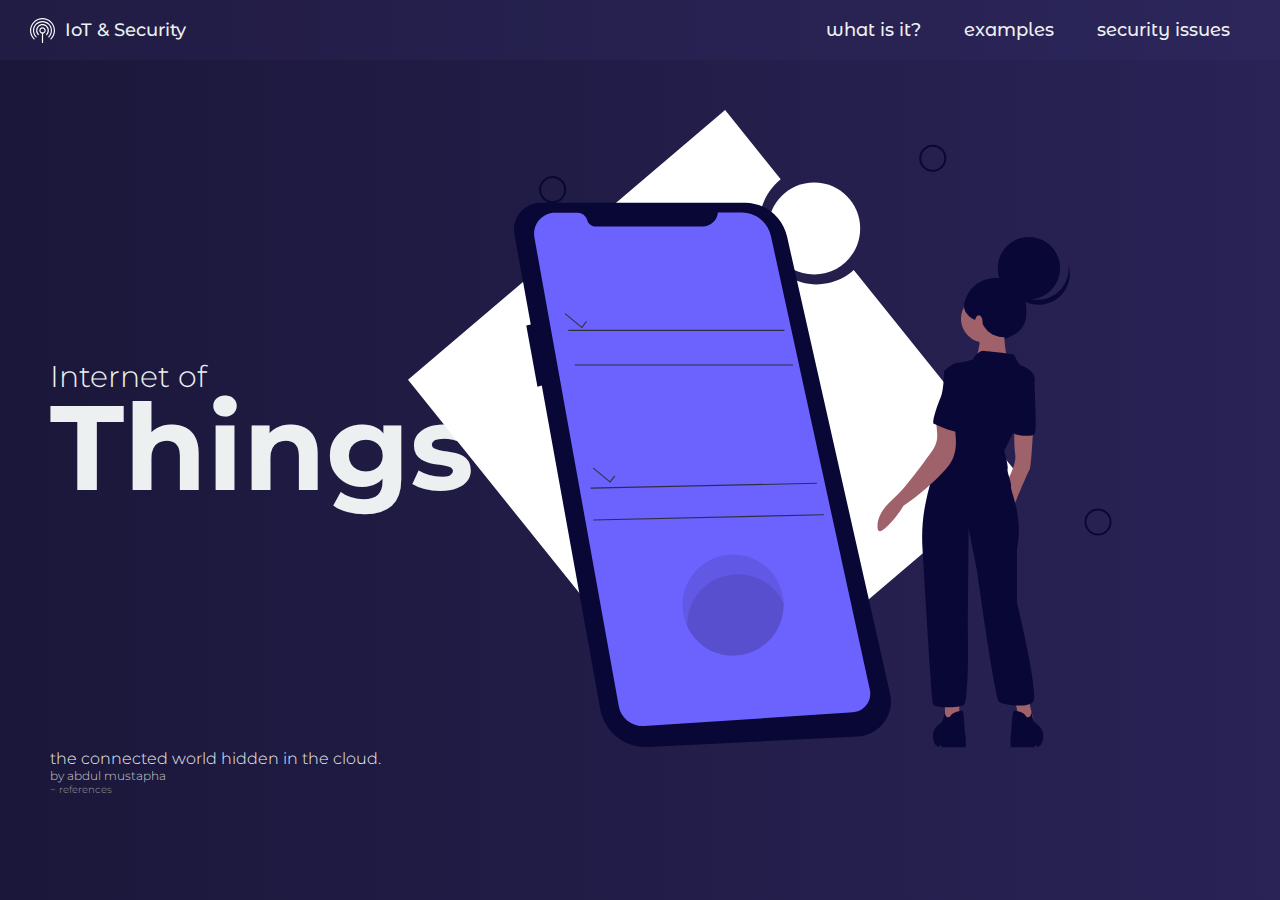
<file: index.html>
<!DOCTYPE html>
<html lang="en">
<head>
    <meta charset="UTF-8">
    <meta name="viewport" content="width=device-width, initial-scale=1.0">
    <meta content="width=device-width, initial-scale=1" name="viewport" />
    <meta http-equiv="X-UA-Compatible" content="ie=edge">
    <link rel="stylesheet" href="style.css">
    <link href="https://fonts.googleapis.com/css?family=Montserrat+Alternates|Montserrat:300,400,500,700,800&display=swap" rel="stylesheet">
    <title>IoT & Security</title>
</head>
<body>
    
    <header>
        <img class="icon" src="images/icon.svg" alt="icon">
        <a class="logo" href="index.html">IoT & Security</a>
        <nav>
            <ul class="nav_links">
                <li><a href="what-is-it.html">what is it?</a></li>
                <li><a href="examples.html">examples</a></li>
                <li><a href="security.html">security issues</a></li>
            </ul>
        </nav>
    </header>
    <section>
        <div>
            <h1 class="heading-primary">
                <span class="heading-primary-small">Internet of</span>
                <span class="heading-primary-big">Things</span>
            </h1>
        </div>
        <div>
            <img class="home-splash" src="images/home_splash.svg" alt="mobile">
        </div>
    </section>
    <footer>
        <h4>the connected world hidden in the cloud.</h4>
        <h5>by abdul mustapha</h5>
        <a href="references.html"><h6>~ references</h6></a>
    </footer>


</body>
</html>
</file>
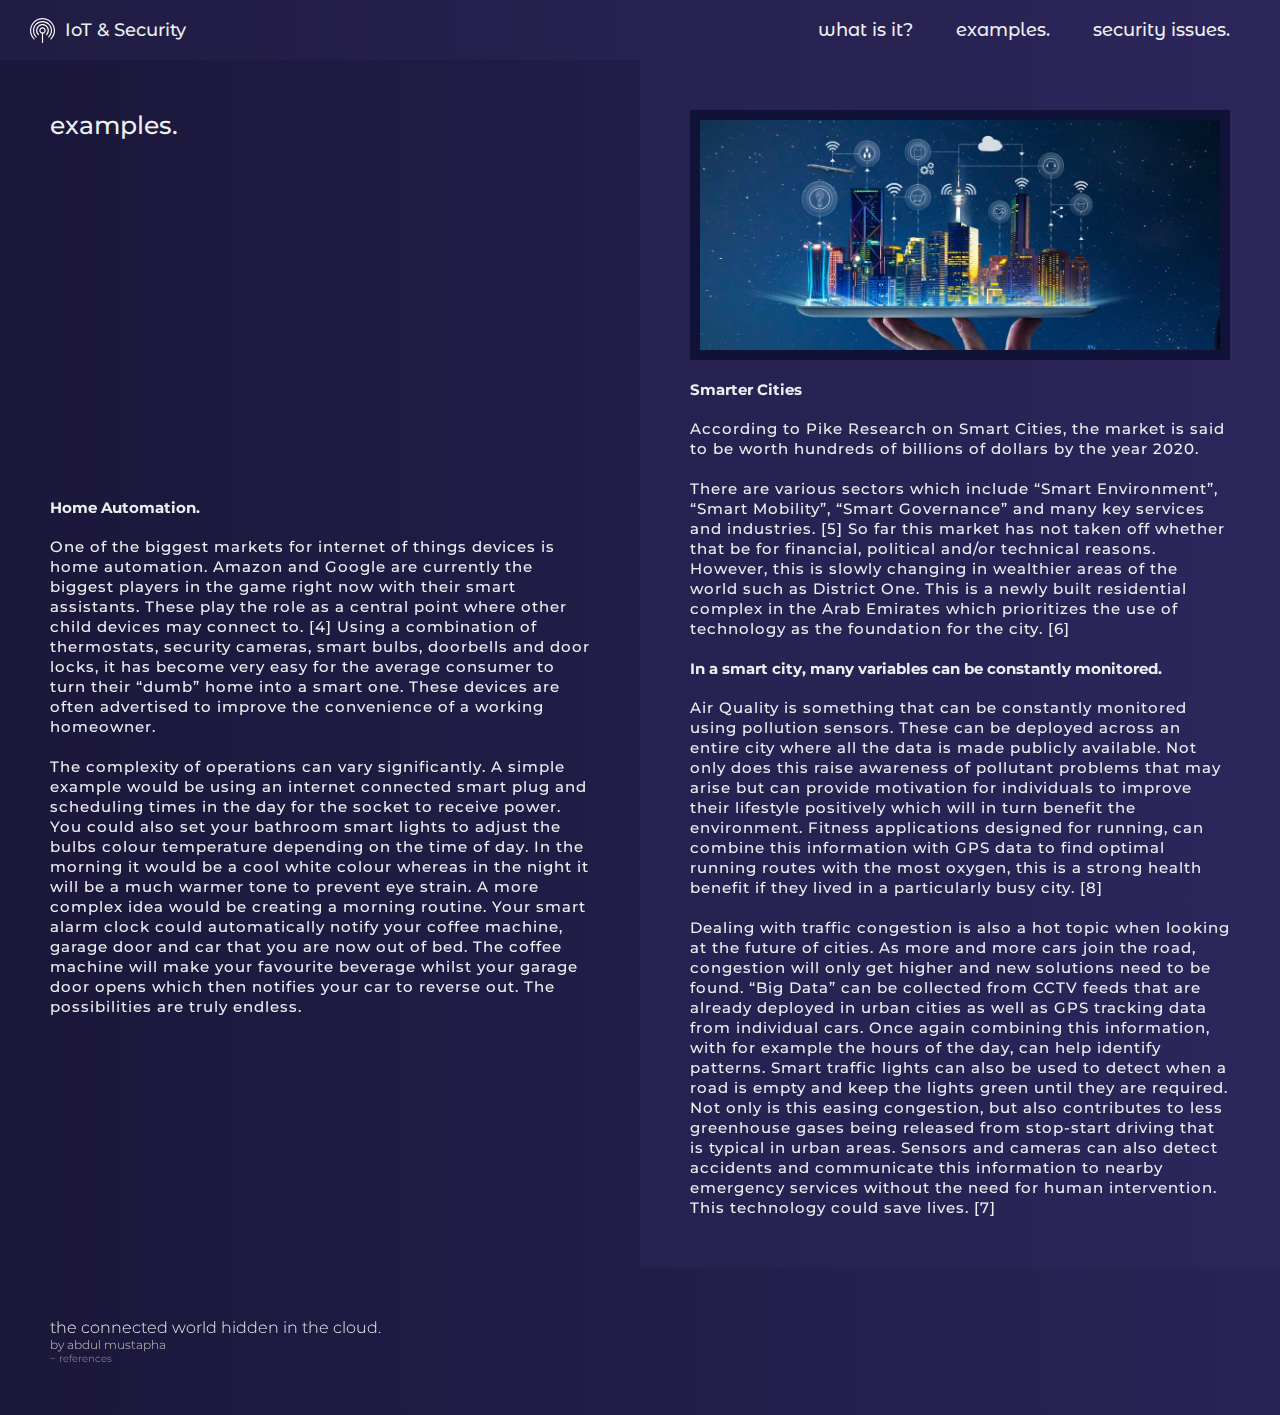
<file: examples.html>
<!DOCTYPE html>
<html lang="en">
<head>
    <meta charset="UTF-8">
    <meta name="viewport" content="width=device-width, initial-scale=1.0">
    <meta content="width=device-width, initial-scale=1" name="viewport" />
    <meta http-equiv="X-UA-Compatible" content="ie=edge">
    <link rel="stylesheet" href="content-style.css">
    <link href="https://fonts.googleapis.com/css?family=Montserrat+Alternates|Montserrat:300,400,500,700,800&display=swap" rel="stylesheet">
    <title>IoT & Security</title>
</head>
<body>
    
    <header>
        <img class="icon" src="images/icon.svg" alt="icon">
        <a class="logo" href="index.html">IoT & Security</a>
        <nav>
            <ul class="nav_links">
                <li><a href="what-is-it.html">what is it?</a></li>
                <li><a href="examples.html">examples.</a></li>
                <li><a href="security.html">security issues.</a></li>
            </ul>
        </nav>
    </header>
    <section>
        <div class="grid-1">
            <h1 class="heading-primary">examples.</h1>
            
            <div class="video-container">
                <iframe width="100%" height="315" src="https://www.youtube.com/embed/dbu4Hnj-c34" frameborder="0" allow="accelerometer; autoplay; encrypted-media; gyroscope; picture-in-picture" allowfullscreen></iframe>
            </div>
            <!-- <div class="kevin-ashton">
                <img src="images/kevin-ashton.jpg" alt="">
            </div> -->
            <h2>Home Automation.</h2>
            <p class="grid-p-text">One of the biggest markets for internet of things devices is home automation. Amazon and Google are currently the biggest players in the game right now with their smart assistants. These play the role as a central point where other child devices may connect to. [4] Using a combination of thermostats, security cameras, smart bulbs, doorbells and door locks, it has become very easy for the average consumer to turn their “dumb” home into a smart one. These devices are often advertised to improve the convenience of a working homeowner.</p>
            <p class="grid-p-text">The complexity of operations can vary significantly. A simple example would be using an internet connected smart plug and scheduling times in the day for the socket to receive power. You could also set your bathroom smart lights to adjust the bulbs colour temperature depending on the time of day. In the morning it would be a cool white colour whereas in the night it will be a much warmer tone to prevent eye strain. A more complex idea would be creating a morning routine. Your smart alarm clock could automatically notify your coffee machine, garage door and car that you are now out of bed. The coffee machine will make your favourite beverage whilst your garage door opens which then notifies your car to reverse out. The possibilities are truly endless.</p>
        </div>
        <div class="grid-2">
            <div class="grid-2-img-container">
                <img class="grid-2-header-img examples-header" src="images/smart-city.jpeg" alt="">
            </div>
            <h2>Smarter Cities</h2>
            <p class="grid-p-text">According to Pike Research on Smart Cities, the market is said to be worth hundreds of billions of dollars by the year 2020.</p>
            <p class="grid-p-text"> There are various sectors which include “Smart Environment”, “Smart Mobility”, “Smart Governance” and many key services and industries. [5] So far this market has not taken off whether that be for financial, political and/or technical reasons. However, this is slowly changing in wealthier areas of the world such as District One. This is a newly built residential complex in the Arab Emirates which prioritizes the use of technology as the foundation for the city. [6]</p>
            <h2>In a smart city, many variables can be constantly monitored. </h2>
            <p class="grid-p-text">Air Quality is something that can be constantly monitored using pollution sensors. These can be deployed across an entire city where all the data is made publicly available. Not only does this raise awareness of pollutant problems that may arise but can provide motivation for individuals to improve their lifestyle positively which will in turn benefit the environment. Fitness applications designed for running, can combine this information with GPS data to find optimal running routes with the most oxygen, this is a strong health benefit if they lived in a particularly busy city. [8]</p>
            <p class="grid-p-text">Dealing with traffic congestion is also a hot topic when looking at the future of cities. As more and more cars join the road, congestion will only get higher and new solutions need to be found. “Big Data” can be collected from CCTV feeds that are already deployed in urban cities as well as GPS tracking data from individual cars. Once again combining this information, with for example the hours of the day, can help identify patterns. Smart traffic lights can also be used to detect when a road is empty and keep the lights green until they are required. Not only is this easing congestion, but also contributes to less greenhouse gases being released from stop-start driving that is typical in urban areas. Sensors and cameras can also detect accidents and communicate this information to nearby emergency services without the need for human intervention. This technology could save lives. [7]</p>

        </div>
    </section>
    <footer>
        <h4>the connected world hidden in the cloud.</h4>
        <h5>by abdul mustapha</h5>
        <a href="references.html"><h6>~ references</h6></a>
    </footer>

</body>
</html>
</file>
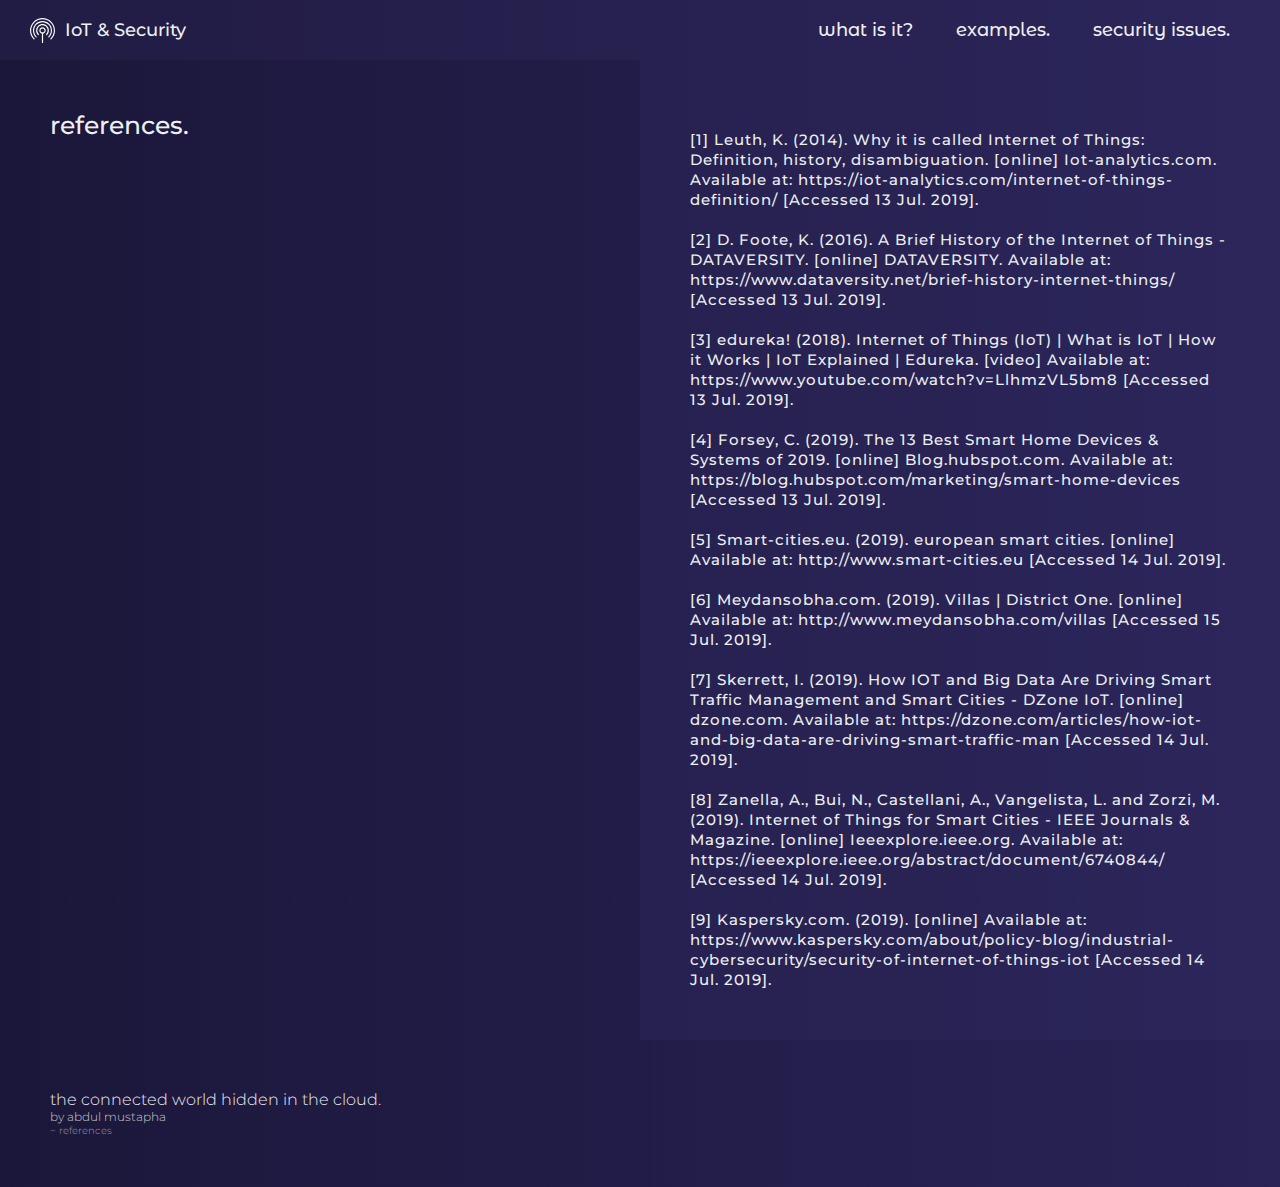
<file: references.html>
<!DOCTYPE html>
<html lang="en">
<head>
    <meta charset="UTF-8">
    <meta name="viewport" content="width=device-width, initial-scale=1.0">
    <meta content="width=device-width, initial-scale=1" name="viewport" />
    <meta http-equiv="X-UA-Compatible" content="ie=edge">
    <link rel="stylesheet" href="content-style.css">
    <link href="https://fonts.googleapis.com/css?family=Montserrat+Alternates|Montserrat:300,400,500,700,800&display=swap" rel="stylesheet">
    <title>IoT & Security</title>
</head>
<body>
    
    <header>
        <img class="icon" src="images/icon.svg" alt="icon">
        <a class="logo" href="index.html">IoT & Security</a>
        <nav>
            <ul class="nav_links">
                <li><a href="what-is-it.html">what is it?</a></li>
                <li><a href="examples.html">examples.</a></li>
                <li><a href="security.html">security issues.</a></li>
            </ul>
        </nav>
    </header>
    <section>
        <div class="grid-1">
            <h1 class="heading-primary">references.</h1>
        
            
        </div>
        <div class="grid-2">
            
            <p class="grid-p-text">[1] Leuth, K. (2014). Why it is called Internet of Things: Definition, history, disambiguation. [online] Iot-analytics.com. Available at: https://iot-analytics.com/internet-of-things-definition/ [Accessed 13 Jul. 2019].</p>
            <p class="grid-p-text">[2] D. Foote, K. (2016). A Brief History of the Internet of Things - DATAVERSITY. [online] DATAVERSITY. Available at: https://www.dataversity.net/brief-history-internet-things/ [Accessed 13 Jul. 2019].</p>
            <p class="grid-p-text">[3] edureka! (2018). Internet of Things (IoT) | What is IoT | How it Works | IoT Explained | Edureka. [video] Available at: https://www.youtube.com/watch?v=LlhmzVL5bm8 [Accessed 13 Jul. 2019].</p>
            <p class="grid-p-text">[4] Forsey, C. (2019). The 13 Best Smart Home Devices & Systems of 2019. [online] Blog.hubspot.com. Available at: https://blog.hubspot.com/marketing/smart-home-devices [Accessed 13 Jul. 2019].</p>
            <p class="grid-p-text">[5] Smart-cities.eu. (2019). european smart cities. [online] Available at: http://www.smart-cities.eu [Accessed 14 Jul. 2019].</p>
            <p class="grid-p-text">[6] Meydansobha.com. (2019). Villas | District One. [online] Available at: http://www.meydansobha.com/villas [Accessed 15 Jul. 2019].</p>
            <p class="grid-p-text">[7] Skerrett, I. (2019). How IOT and Big Data Are Driving Smart Traffic Management and Smart Cities - DZone IoT. [online] dzone.com. Available at: https://dzone.com/articles/how-iot-and-big-data-are-driving-smart-traffic-man [Accessed 14 Jul. 2019].</p>
            <p class="grid-p-text">[8] Zanella, A., Bui, N., Castellani, A., Vangelista, L. and Zorzi, M. (2019). Internet of Things for Smart Cities - IEEE Journals & Magazine. [online] Ieeexplore.ieee.org. Available at: https://ieeexplore.ieee.org/abstract/document/6740844/ [Accessed 14 Jul. 2019].</p>
            <p class="grid-p-text">[9] Kaspersky.com. (2019). [online] Available at: https://www.kaspersky.com/about/policy-blog/industrial-cybersecurity/security-of-internet-of-things-iot [Accessed 14 Jul. 2019].</p>
        

            

        </div>
    </section>
    <footer>
        <h4>the connected world hidden in the cloud.</h4>
        <h5>by abdul mustapha</h5>
        <a href="references.html"><h6>~ references</h6></a>
    </footer>

</body>
</html>
</file>
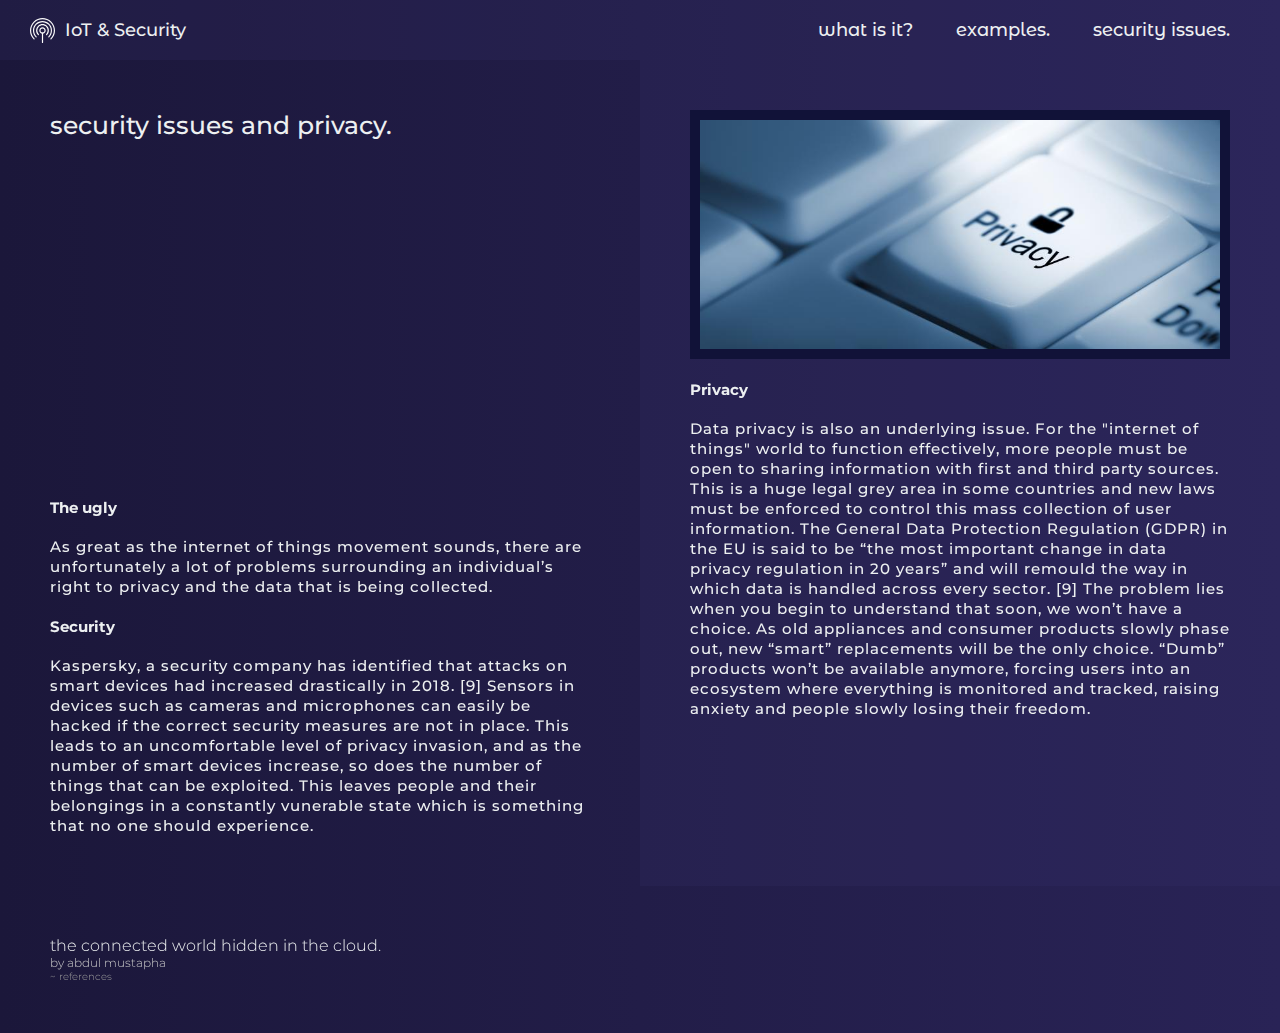
<file: security.html>
<!DOCTYPE html>
<html lang="en">
<head>
    <meta charset="UTF-8">
    <meta name="viewport" content="width=device-width, initial-scale=1.0">
    <meta content="width=device-width, initial-scale=1" name="viewport" />
    <meta http-equiv="X-UA-Compatible" content="ie=edge">
    <link rel="stylesheet" href="content-style.css">
    <link href="https://fonts.googleapis.com/css?family=Montserrat+Alternates|Montserrat:300,400,500,700,800&display=swap" rel="stylesheet">
    <title>IoT & Security</title>
</head>
<body>
    
    <header>
        <img class="icon" src="images/icon.svg" alt="icon">
        <a class="logo" href="index.html">IoT & Security</a>
        <nav>
            <ul class="nav_links">
                <li><a href="what-is-it.html">what is it?</a></li>
                <li><a href="examples.html">examples.</a></li>
                <li><a href="security.html">security issues.</a></li>
            </ul>
        </nav>
    </header>
    <section>
        <div class="grid-1">
            <h1 class="heading-primary">security issues and privacy.</h1>
            
            <div class="video-container">
                <iframe width="100%" height="315" src="https://www.youtube.com/embed/u1ymmRQ_p3k" frameborder="0" allow="accelerometer; autoplay; encrypted-media; gyroscope; picture-in-picture" allowfullscreen></iframe>
            </div>
            <!-- <div class="kevin-ashton">
                <img src="images/kevin-ashton.jpg" alt="">
            </div> -->
            <h2>The ugly</h2>
            <p class="grid-p-text">As great as the internet of things movement sounds, there are unfortunately a lot of problems surrounding an individual’s right to privacy and the data that is being collected.</p>
            <h2>Security</h2>
            <p class="grid-p-text">Kaspersky, a security company has identified that attacks on smart devices had increased drastically in 2018. [9] Sensors in devices such as cameras and microphones can easily be hacked if the correct security measures are not in place. This leads to an uncomfortable level of privacy invasion, and as the number of smart devices increase, so does the number of things that can be exploited. This leaves people and their belongings in a constantly vunerable state which is something that no one should experience.</p>
        </div>
        <div class="grid-2">
            <div class="grid-2-img-container">
                <img class="grid-2-header-img what-is-it-header" src="images/privacy-agenzie-viaggi.jpg" alt="">
            </div>
            <h2>Privacy</h2>
            <p class="grid-p-text">Data privacy is also an underlying issue. For the "internet of things" world to function effectively, more people must be open to sharing information with first and third party sources. This is a huge legal grey area in some countries and new laws must be enforced to control this mass collection of user information. The General Data Protection Regulation (GDPR) in the EU is said to be “the most important change in data privacy regulation in 20 years” and will remould the way in which data is handled across every sector. [9] The problem lies when you begin to understand that soon, we won’t have a choice. As old appliances and consumer products slowly phase out, new “smart” replacements will be the only choice. “Dumb” products won’t be available anymore, forcing users into an ecosystem where everything is monitored and tracked, raising anxiety and people slowly losing their freedom.</p>
            

        </div>
    </section>
    <footer>
        <h4>the connected world hidden in the cloud.</h4>
        <h5>by abdul mustapha</h5>
        <a href="references.html"><h6>~ references</h6></a>
    </footer>

</body>
</html>
</file>
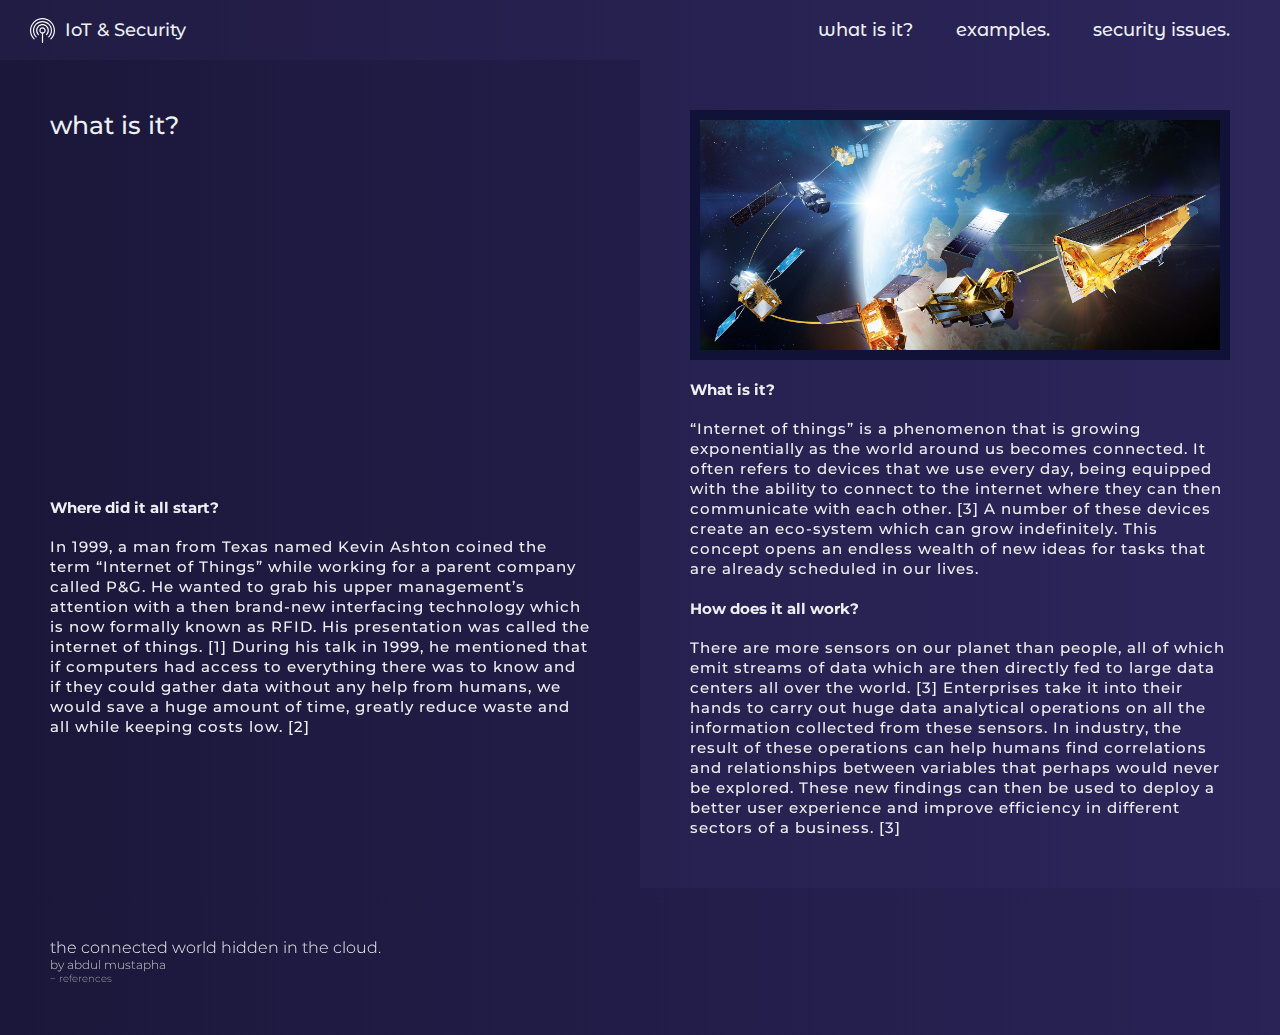
<file: what-is-it.html>
<!DOCTYPE html>
<html lang="en">
<head>
    <meta charset="UTF-8">
    <meta name="viewport" content="width=device-width, initial-scale=1.0">
    <meta content="width=device-width, initial-scale=1" name="viewport" />
    <meta http-equiv="X-UA-Compatible" content="ie=edge">
    <link rel="stylesheet" href="content-style.css">
    <link href="https://fonts.googleapis.com/css?family=Montserrat+Alternates|Montserrat:300,400,500,700,800&display=swap" rel="stylesheet">
    <title>IoT & Security</title>
</head>
<body>
    
    <header>
        <img class="icon" src="images/icon.svg" alt="icon">
        <a class="logo" href="index.html">IoT & Security</a>
        <nav>
            <ul class="nav_links">
                <li><a href="what-is-it.html">what is it?</a></li>
                <li><a href="examples.html">examples.</a></li>
                <li><a href="security.html">security issues.</a></li>
            </ul>
        </nav>
    </header>
    <section>
        <div class="grid-1">
            <h1 class="heading-primary">what is it?</h1>
            
            <div class="video-container">
                <iframe width="100%" height="315" src="https://www.youtube.com/embed/QSIPNhOiMoE" frameborder="0" allow="accelerometer; autoplay; encrypted-media; gyroscope; picture-in-picture" allowfullscreen></iframe>
            </div>
            <!-- <div class="kevin-ashton">
                <img src="images/kevin-ashton.jpg" alt="">
            </div> -->
            <h2>Where did it all start?</h2>
            <p class="grid-p-text">In 1999, a man from Texas named Kevin Ashton coined the term “Internet of Things” while working for a parent company called P&G. He wanted to grab his upper management’s attention with a then brand-new interfacing technology which is now formally known as RFID. His presentation was called the internet of things. [1] During his talk in 1999, he mentioned that if computers had access to everything there was to know and if they could gather data without any help from humans, we would save a huge amount of time, greatly reduce waste and all while keeping costs low. [2]</p>
        </div>
        <div class="grid-2">
            <div class="grid-2-img-container">
                <img class="grid-2-header-img what-is-it-header" src="images/cedar-airbus-sentinel.jpg" alt="">
            </div>
            <h2>What is it?</h2>
            <p class="grid-p-text">“Internet of things” is a phenomenon that is growing exponentially as the world around us becomes connected. It often refers to devices that we use every day, being equipped with the ability to connect to the internet where they can then communicate with each other. [3] A number of these devices create an eco-system which can grow indefinitely. This concept opens an endless wealth of new ideas for tasks that are already scheduled in our lives.</p>
            <h2>How does it all work?</h2>
            <p class="grid-p-text">There are more sensors on our planet than people, all of which emit streams of data which are then directly fed to large data centers all over the world. [3] Enterprises take it into their hands to carry out huge data analytical operations on all the information collected from these sensors. In industry, the result of these operations can help humans find correlations and relationships between variables that perhaps would never be explored. These new findings can then be used to deploy a better user experience and improve efficiency in different sectors of a business. [3]</p>

        </div>
    </section>
    <footer>
        <h4>the connected world hidden in the cloud.</h4>
        <h5>by abdul mustapha</h5>
        <a href="references.html"><h6>~ references</h6></a>
    </footer>

</body>
</html>
</file>
<file: style.css>
* {
    margin: 0;
    padding: 0;
    box-sizing: border-box;
}

html {
    font-size: 10px;
    font-family: 'Montserrat', sans-serif;
      
}

body{
    background: linear-gradient(270deg, #292356 0%, #1B173A 100%);
}

html, body {
    height:100%;
    width:100%;
}

header{
    display:flex;
    flex-direction: row;
    justify-content:center;
    align-items: center;
    background: rgba(64, 55, 120, 0.16);
    position: relative;
    width: 100%;
    height: 6rem;
    padding:0px 30px;
}

li, a {
    font-weight: 500;
    font-size: 1.8rem;
    text-decoration: none;
    color: #edf0f1;
}

.icon{
    cursor: pointer;
    width:25px;

}

.logo{
    align-self: center;
    padding-left:10px;
    margin-right: auto;
}

.nav_links{
    list-style: none;
    font-family: 'Montserrat Alternates', sans-serif;
}

.nav_links li {
    display: inline-block;
    padding: 0px 20px;
   
}

.nav_links li a {
    transition: all 0.3s ease 0s;
}

.nav_links li a:hover {
    color:#6C6AFB;
}

section{
    display:grid;
    grid-template-columns: 45% 55%;    
    padding:50px 50px 0px 50px;
    align-items:center;

}

.heading-primary{
    color: #edf0f1;
    line-height:7rem;

}

.heading-primary-small{
    font-weight: 300;
    display: block;
    font-size: 3rem;
}

.heading-primary-big{
    font-weight: 700;
    font-size: 12rem;
}

.home-splash{
    float: right;
}

footer{
    padding:0px 0px 50px 50px;

}

footer h4{
    color: #edf0f1;
    font-weight: 300;
    font-size: 1.6rem;
}

footer h5{
    color: #CACACA;
    font-weight: 300;
    font-size: 1.2rem;

}

footer h6{
    color: #9c9c9c;
    font-weight: 300;
    font-size: 1rem;
}
</file>
<file: content-style.css>
* {
    margin: 0;
    padding: 0;
    box-sizing: border-box;
}

html {
    font-size: 10px;
    font-family: 'Montserrat', sans-serif;
      
}

body{
    background: linear-gradient(270deg, #292356 0%, #1B173A 100%);
}

html, body {
    height:100%;
    width:100%;
}

header{
    display:flex;
    flex-direction: row;
    justify-content:center;
    align-items: center;
    background: rgba(64, 55, 120, 0.16);
    position: relative;
    width: 100%;
    height: 6rem;
    padding:0px 30px;
}

li, a {
    font-weight: 500;
    font-size: 1.8rem;
    text-decoration: none;
    color: #edf0f1;
}

.icon{
    cursor: pointer;
    width:25px;

}

.logo{
    align-self: center;
    padding-left:10px;
    margin-right: auto;
}

.nav_links{
    list-style: none;
    font-family: 'Montserrat Alternates', sans-serif;
}

.nav_links li {
    display: inline-block;
    padding: 0px 20px;
   
}

.nav_links li a {
    transition: all 0.3s ease 0s;
}

.nav_links li a:hover {
    color:#6C6AFB;
}

section{
    display:grid;
    grid-template-columns: 50% 50%; 

}

.heading-primary{
    color: #edf0f1;
    font-weight: 500;
    font-size:2.5rem;
    padding-bottom:20px;

}

.grid-1 {
    padding:50px;
}

.kevin-ashton{
    float:right;
    padding: 20px 0px 20px 20px;
    overflow: auto;
}

.kevin-ashton img{
    width:100px;
    
}
.grid-2{
    background: rgba(64, 55, 120, 0.16);;
    padding:50px;

}

.grid-2-img-container{
    height:250px;
}

.grid-2-header-img{
    width:100%;
    object-fit: cover;
    max-height:100%;
    border: 10px solid #111238;
    object-position: 50% 50%;
}

.what-is-it-header{
    object-position: 50% 60%;
}

.examples-header{
    object-position: 50% 10%;
}

.grid-p-text{
    padding-top:20px;
    line-height:20px;
    font-size:1.5rem;
    color:#edf0f1;
    letter-spacing: 1px;
    font-weight:500;
}

h2{
    color:#edf0f1;
    padding-top:20px;
}


footer{
    padding:50px 0px 50px 50px;

}

footer h4{
    color: #edf0f1;
    font-weight: 300;
    font-size: 1.6rem;
}

footer h5{
    color: #CACACA;
    font-weight: 300;
    font-size: 1.2rem;

}

footer h6{
    color: #9c9c9c;
    font-weight: 300;
    font-size: 1rem;
}

@media only screen and (max-width: 768px) {
    section{
        display:grid;
        grid-template-columns: none;
    }
}
</file>
